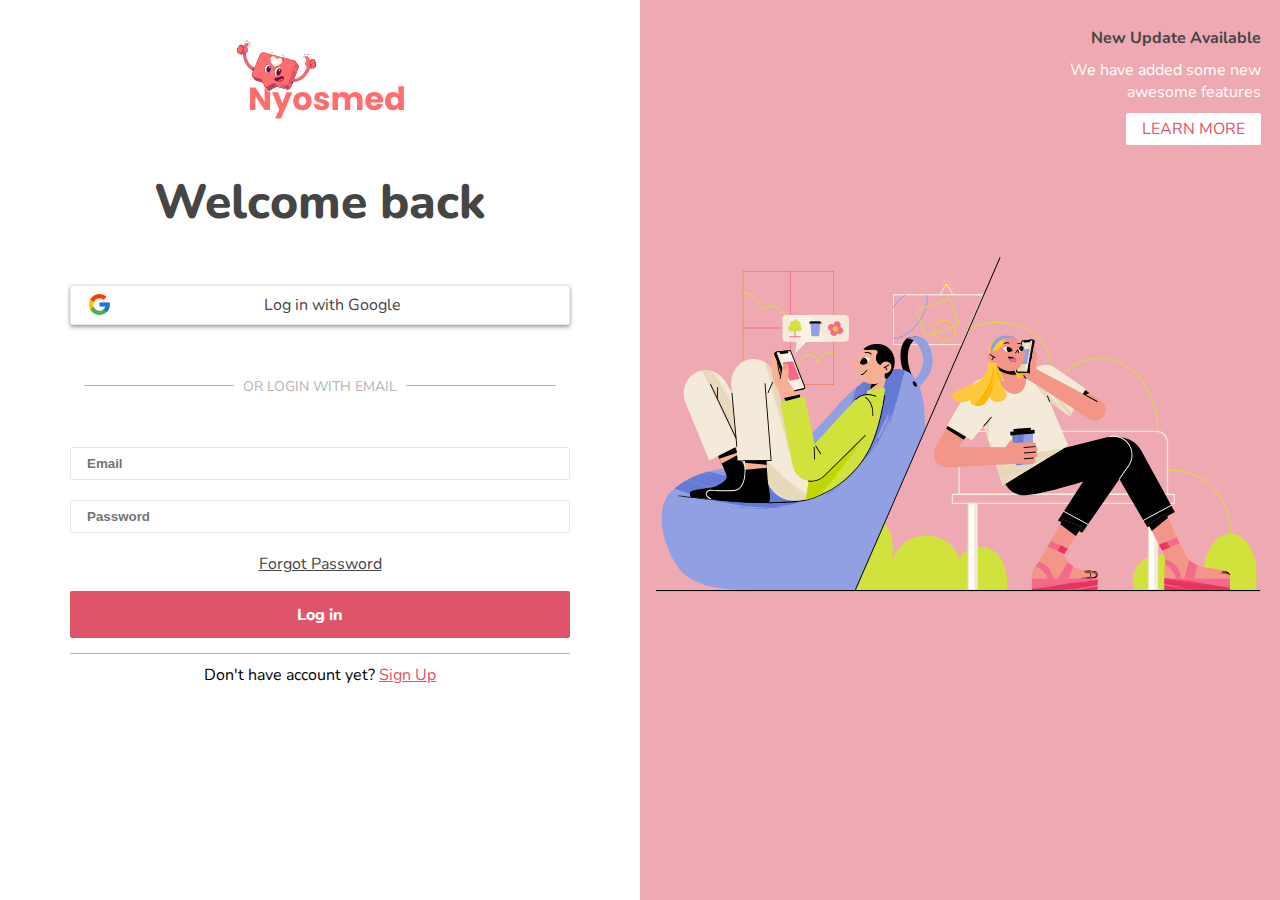
<file: index.html>
<!DOCTYPE html>
<html lang="en">
  <head>
    <!-- website title -->
    <title>Nyosmed</title>

    <!-- metas -->
    <meta charset="UTF-8" />
    <meta name="viewport" content="width=device-width, initial-scale=1.0" />
    <meta
      name="description"
      content="Nyosmed adalah forum percakapan universitas bina insani"
    />

    <!-- link google fonts -->

    <link rel="preconnect" href="https://fonts.googleapis.com" />
    <link rel="preconnect" href="https://fonts.gstatic.com" crossorigin />
    <link
      href="https://fonts.googleapis.com/css2?family=Nunito:wght@400;500;600;700;800&display=swap"
      rel="stylesheet"
    />

    <!-- general css -->
    <link rel="stylesheet" href="./css/global.css" />

    <!-- custom login css -->
    <link rel="stylesheet" href="./css/login.css" />
  </head>
  <body>
    <div class="wrapper">
      <!-- left col login -->
      <div class="left">
        <div class="left-wrapper">
          <img src="./assets/images/logo.svg" alt="logo" class="logo" />
          <h1>Welcome back</h1>

          <a href="#" class="btn-google-login">
            <img src="./assets/images/google-icon.svg" />
            <span>Log in with Google</span>
          </a>

          <div class="login-email-text">
            <span class="line"></span>
            <span class="text">OR LOGIN WITH EMAIL</span>
            <span class="line"></span>
          </div>

          <form action="#" class="form-login">
            <div class="form-input">
              <input type="email" placeholder="Email" />
              <input type="password" placeholder="Password" />
            </div>

            <div class="forgot-password">
              <a href="#" class="forgot-password">Forgot Password</a>
            </div>
            <a href="./pages/homepage.html" class="btn-submit">Log in</a>
          </form>

          <p>
            Don't have account yet? <a href="./pages/signup.html">Sign Up</a>
          </p>
        </div>
      </div>
      <!-- left col login end -->

      <!-- right col login  -->
      <div class="right">
        <div class="update-notice">
          <h4>New Update Available</h4>
          <p>We have added some new <br />awesome features</p>
          <a href="#" class="btn-learn-more">LEARN MORE</a>
        </div>

        <figure class="image-banner">
          <img src="./assets/images/image-banner.svg" alt="image banner" />
        </figure>
      </div>

      <!-- right col login end -->
    </div>
  </body>
</html>
</file>
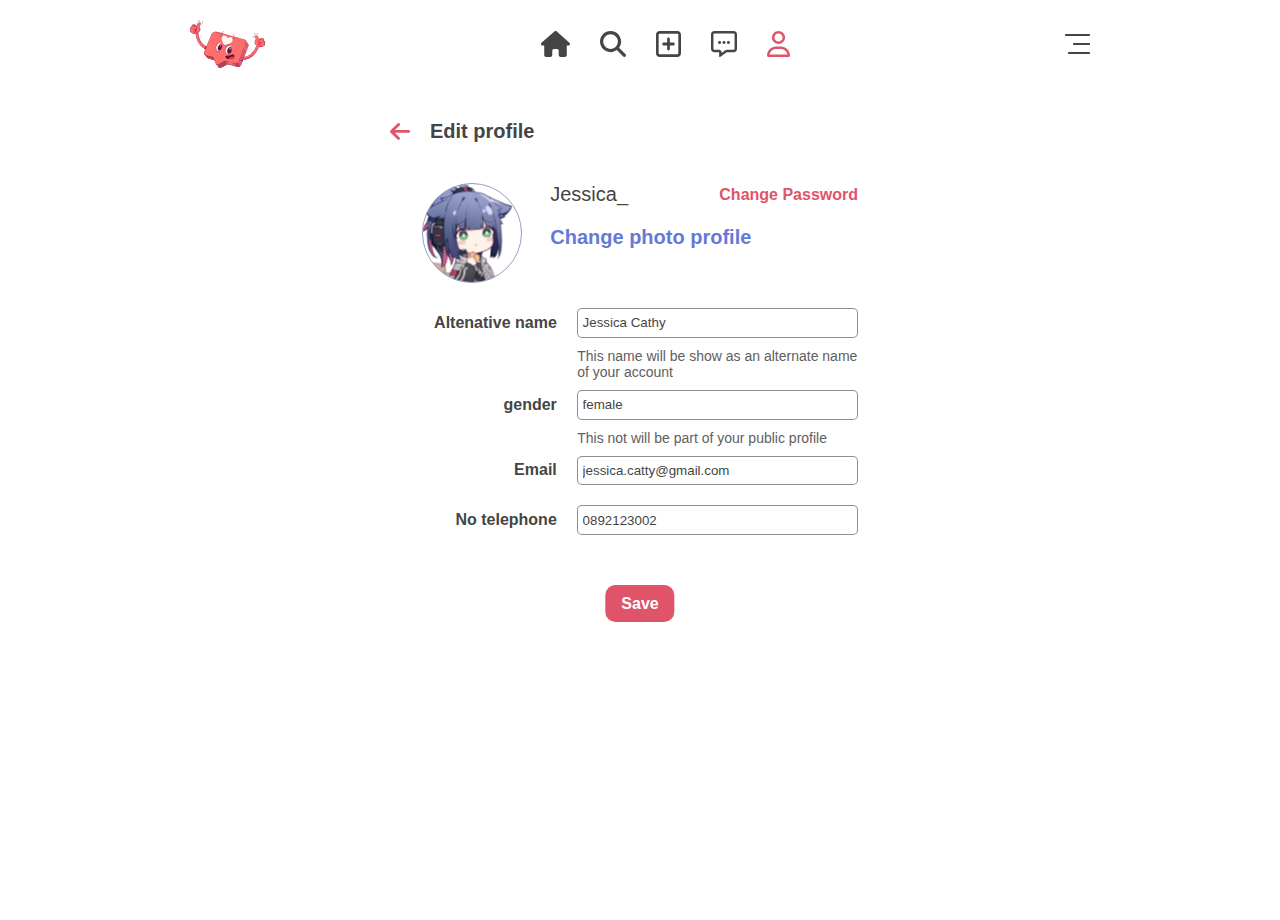
<file: pages/editprofile.html>
<!DOCTYPE html>
<html lang="en">
  <head>
    <title>Edit Profile</title>
    <meta charset="UTF-8" />
    <meta name="viewport" content="width=device-width, initial-scale=1.0" />

    <link rel="stylesheet" href="../css/global.css" />
    <link rel="stylesheet" href="../css/editprofile.css" />
  </head>
  <body>
    <header>
      <div class="container">
        <div class="header-wrapper">
          <a href="homepage.html">
            <img src="../assets/images/secondary-logo.svg" alt="" />
          </a>
          <nav>
            <ul>
              <li>
                <a href="homepage.html">
                  <img src="../assets/images/home-icon.svg" alt="" />
                </a>
              </li>
              <li>
                <a href="search.html">
                  <img src="../assets/images/search-icon.svg" alt="" />
                </a>
              </li>
              <li>
                <a href="#">
                  <img src="../assets/images/post-icon.svg" alt="" />
                </a>
              </li>
              <li>
                <a href="message-list.html">
                  <img src="../assets/images/message-icon.svg" alt="" />
                </a>
              </li>
              <li>
                <a href="userprofile.html">
                  <img src="../assets/images/user-icon-active.svg" alt="" />
                </a>
              </li>
            </ul>
          </nav>
          <div class="menu-bar" id="menu-bar">
            <img src="../assets/images/menu-bar.png" style="cursor: pointer" />
          </div>
        </div>
        <div class="option-menu">
          <a href="notification.html">Notification</a>
          <a href="#">Setting</a>
          <a href="#">About</a>
          <a href="#">Report a problem</a>
          <a href="#">Log out</a>
        </div>
      </div>
    </header>

    <main>
      <div class="container">
        <div class="edit-profile-wrapper">
          <div class="back-to-userprofile">
            <a href="userprofile.html">
              <img src="../assets/images/back-arrow.svg" alt="" />
              <span>Edit profile</span>
            </a>
          </div>
          <div class="edit-profile">
            <div class="edit-header">
              <img src="../assets/images/jessica.svg" alt="" />
              <div class="edit-profile-description">
                <div class="edit-profile-description-top">
                  <h4>Jessica_</h4>
                  <button>Change Password</button>
                </div>
                <button>Change photo profile</button>
              </div>
            </div>

            <form action="#">
              <div class="form-wrapper">
                <label for=""> Altenative name </label>
                <input type="text" value="Jessica Cathy" />
              </div>
              <p class="text-info">
                This name will be show as an alternate name of your account
              </p>

              <div class="form-wrapper">
                <label for="#">gender</label>
                <input type="text" value="female" />
              </div>
              <p class="text-info">
                This not will be part of your public profile
              </p>

              <div class="form-wrapper">
                <label for="">Email</label>
                <input
                  type="email"
                  name=""
                  id=""
                  value="jessica.catty@gmail.com"
                />
              </div>

              <div class="form-wrapper">
                <label for="#">No telephone</label>
                <input type="number" value="0892123002" />
              </div>
              <button type="submit" class="btn-submit">Save</button>
            </form>
          </div>
        </div>
      </div>
    </main>

    <script src="../js/app.js"></script>
  </body>
</html>
</file>
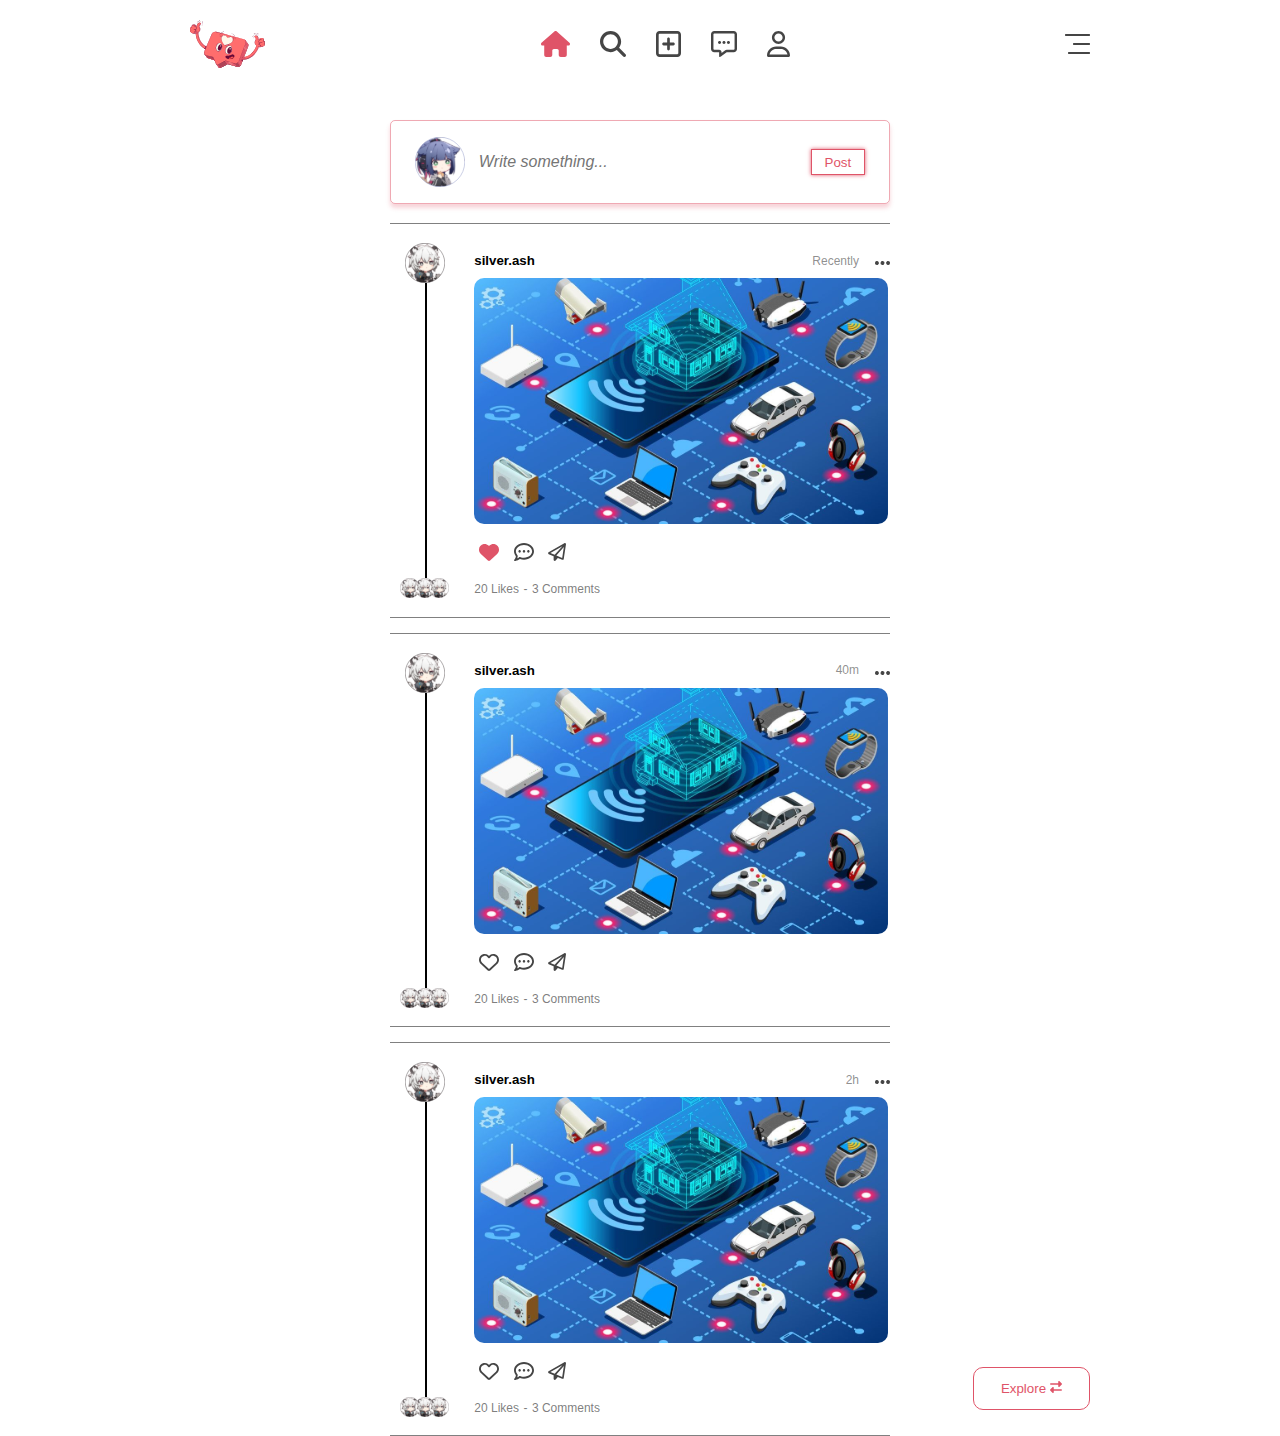
<file: pages/homepage.html>
<!DOCTYPE html>
<html lang="en">
  <head>
    <meta charset="UTF-8" />
    <meta name="viewport" content="width=device-width, initial-scale=1.0" />
    <title>Home</title>

    <link rel="stylesheet" href="../css/global.css" />
    <link rel="stylesheet" href="../css/homepage.css" />
  </head>
  <body>
    <header>
      <div class="container">
        <div class="header-wrapper">
          <a href="homepage.html">
            <img src="../assets/images/secondary-logo.svg" alt="" />
          </a>
          <nav>
            <ul>
              <li>
                <a href="#">
                  <img src="../assets/images/home-icon-active.svg" alt="" />
                </a>
              </li>
              <li>
                <a href="search.html">
                  <img src="../assets/images/search-icon.svg" alt="" />
                </a>
              </li>
              <li>
                <a href="#">
                  <img src="../assets/images/post-icon.svg" alt="" />
                </a>
              </li>
              <li>
                <a href="message-list.html">
                  <img src="../assets/images/message-icon.svg" alt="" />
                </a>
              </li>
              <li>
                <a href="userprofile.html">
                  <img src="../assets/images/user-icon.svg" alt="" />
                </a>
              </li>
            </ul>
          </nav>
          <div class="menu-bar" id="menu-bar">
            <img src="../assets/images/menu-bar.png" style="cursor: pointer" />
          </div>
        </div>
        <div class="option-menu">
          <a href="notification.html">Notification</a>
          <a href="#">Setting</a>
          <a href="#">About</a>
          <a href="#">Report a problem</a>
          <a href="#">Log out</a>
        </div>
      </div>
    </header>

    <main>
      <div class="container">
        <section class="post-wrapper">
          <div class="post-text">
            <img src="../assets/images/jessica.svg" alt="" />
            <form action="#">
              <input type="text" placeholder="Write something..." />
              <button>Post</button>
            </form>
          </div>
          <div class="posted">
            <div class="left">
              <div class="left-img-wrapper">
                <img src="../assets/images/silverash-profile.svg" alt="" />
                <div class="bottom-images">
                  <img src="../assets/images/silverash-profile.svg" alt="" />
                  <img src="../assets/images/silverash-profile.svg" alt="" />
                  <img src="../assets/images/silverash-profile.svg" alt="" />
                </div>
                <div class="line"></div>
              </div>
            </div>
            <div class="right">
              <div class="posted-header">
                <h5 class="username">silver.ash</h5>
                <span class="post-time">Recently</span>
                <button class="more-info">
                  <img src="../assets/images/three-dots.png" alt="" />
                </button>
              </div>
              <div class="posted-image">
                <img src="../assets/images/image-post1.svg" alt="" />
              </div>

              <div class="posted-buttons">
                <button class="likes">
                  <img src="../assets/images/love-icon-active.svg" alt="" />
                </button>
                <button class="comments">
                  <img src="../assets/images/comments-icon.svg" alt="" />
                </button>
                <button class="share">
                  <img src="../assets/images/share-icon.svg" alt="" />
                </button>
              </div>

              <div class="posted-activities">
                <span>20 Likes</span>
                <span>-</span>
                <span>3 Comments</span>
              </div>
            </div>
          </div>
          <div class="posted">
            <div class="left">
              <div class="left-img-wrapper">
                <img src="../assets/images/silverash-profile.svg" alt="" />
                <div class="bottom-images">
                  <img src="../assets/images/silverash-profile.svg" alt="" />
                  <img src="../assets/images/silverash-profile.svg" alt="" />
                  <img src="../assets/images/silverash-profile.svg" alt="" />
                </div>
                <div class="line"></div>
              </div>
            </div>
            <div class="right">
              <div class="posted-header">
                <h5 class="username">silver.ash</h5>
                <span class="post-time">40m</span>
                <button class="more-info">
                  <img src="../assets/images/three-dots.png" alt="" />
                </button>
              </div>
              <div class="posted-image">
                <img src="../assets/images/image-post1.svg" alt="" />
              </div>

              <div class="posted-buttons">
                <button class="likes">
                  <img src="../assets/images/love-icon.svg" alt="" />
                </button>
                <button class="comments">
                  <img src="../assets/images/comments-icon.svg" alt="" />
                </button>
                <button class="share">
                  <img src="../assets/images/share-icon.svg" alt="" />
                </button>
              </div>

              <div class="posted-activities">
                <span>20 Likes</span>
                <span>-</span>
                <span>3 Comments</span>
              </div>
            </div>
          </div>
          <div class="posted">
            <div class="left">
              <div class="left-img-wrapper">
                <img src="../assets/images/silverash-profile.svg" alt="" />
                <div class="bottom-images">
                  <img src="../assets/images/silverash-profile.svg" alt="" />
                  <img src="../assets/images/silverash-profile.svg" alt="" />
                  <img src="../assets/images/silverash-profile.svg" alt="" />
                </div>
                <div class="line"></div>
              </div>
            </div>
            <div class="right">
              <div class="posted-header">
                <h5 class="username">silver.ash</h5>
                <span class="post-time">2h</span>
                <button class="more-info">
                  <img src="../assets/images/three-dots.png" alt="" />
                </button>
              </div>
              <div class="posted-image">
                <img src="../assets/images/image-post1.svg" alt="" />
              </div>

              <div class="posted-buttons">
                <button class="likes">
                  <img src="../assets/images/love-icon.svg" alt="" />
                </button>
                <button class="comments">
                  <img src="../assets/images/comments-icon.svg" alt="" />
                </button>
                <button class="share">
                  <img src="../assets/images/share-icon.svg" alt="" />
                </button>
              </div>

              <div class="posted-activities">
                <span>20 Likes</span>
                <span>-</span>
                <span>3 Comments</span>
              </div>
            </div>
          </div>
        </section>
        <button class="explore">
          <span>Explore</span>
          <img src="../assets/images/explore-arrow.svg" alt="" />
        </button>
      </div>
    </main>

    <script src="../js/app.js"></script>
  </body>
</html>
</file>
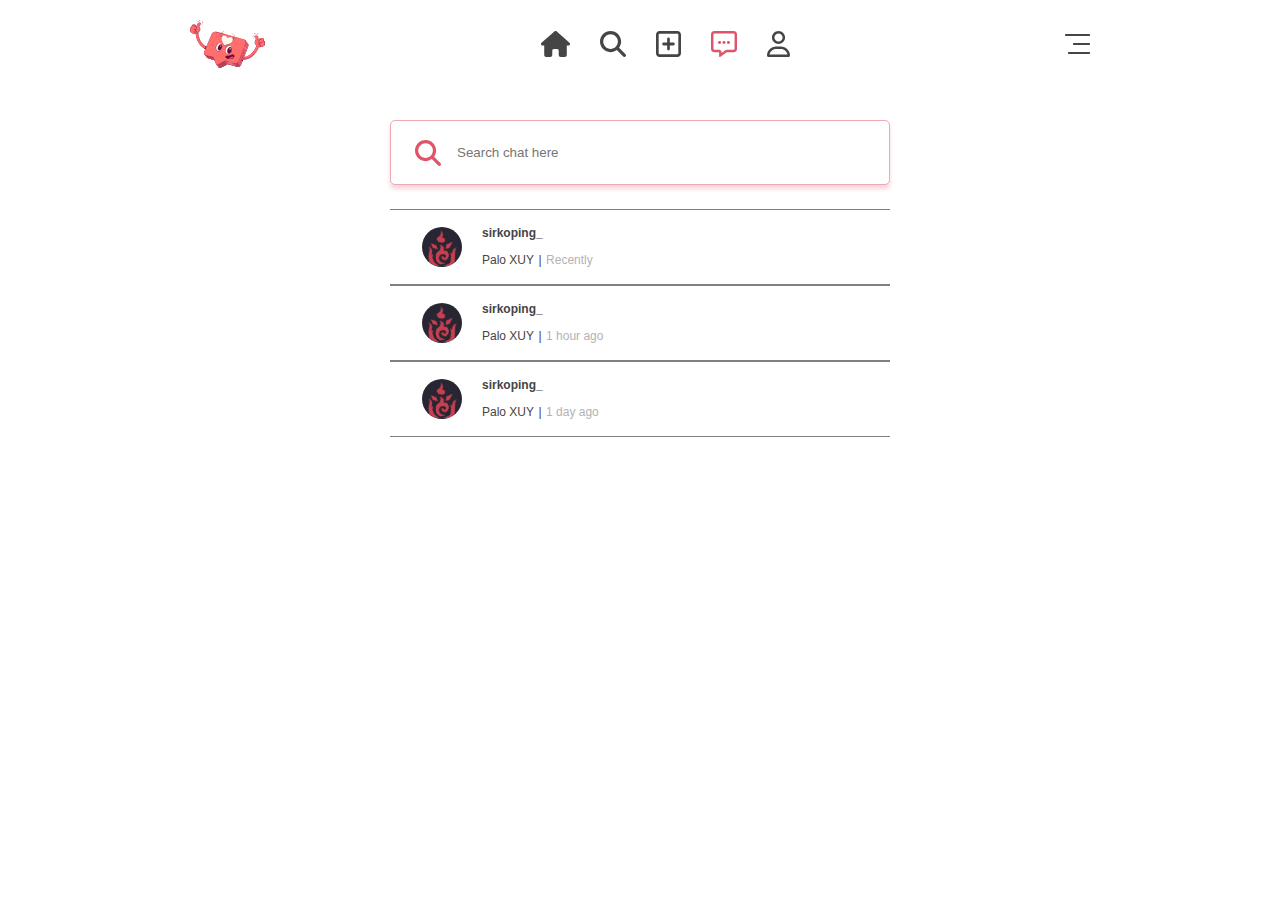
<file: pages/message-list.html>
<!DOCTYPE html>
<html lang="en">
  <head>
    <title>Message</title>
    <meta charset="UTF-8" />
    <meta name="viewport" content="width=device-width, initial-scale=1.0" />

    <link rel="stylesheet" href="../css/global.css" />

    <link rel="stylesheet" href="../css/message-list.css" />
  </head>
  <body>
    <header>
      <div class="container">
        <div class="header-wrapper">
          <a href="homepage.html">
            <img src="../assets/images/secondary-logo.svg" alt="" />
          </a>
          <nav>
            <ul>
              <li>
                <a href="homepage.html">
                  <img src="../assets/images/home-icon.svg" alt="" />
                </a>
              </li>
              <li>
                <a href="search.html">
                  <img src="../assets/images/search-icon.svg" alt="" />
                </a>
              </li>
              <li>
                <a href="#">
                  <img src="../assets/images/post-icon.svg" alt="" />
                </a>
              </li>
              <li>
                <a href="message.html">
                  <img src="../assets/images/message-icon-active.svg" alt="" />
                </a>
              </li>
              <li>
                <a href="userprofile.html">
                  <img src="../assets/images/user-icon.svg" alt="" />
                </a>
              </li>
            </ul>
          </nav>
          <div class="menu-bar" id="menu-bar">
            <img src="../assets/images/menu-bar.png" style="cursor: pointer" />
          </div>
        </div>
        <div class="option-menu">
          <a href="notification.html">Notification</a>
          <a href="#">Setting</a>
          <a href="#">About</a>
          <a href="#">Report a problem</a>
          <a href="#">Log out</a>
        </div>
      </div>
    </header>

    <main>
      <div class="container">
        <div class="search-wrapper">
          <div class="search">
            <img src="../assets/images/search-icon-active.svg" alt="" />
            <form action="#">
              <input type="text" placeholder="Search chat here" />
            </form>
          </div>

          <div class="chat-list">
            <a href="message.html">
              <div class="chat-1 flex-wrap">
                <img src="../assets/images/nakiri.svg" alt="" />
                <div class="chat-description">
                  <h4>sirkoping_</h4>
                  <span>Palo XUY</span>
                  <span>|</span>
                  <span>Recently</span>
                </div>
              </div>
            </a>

            <a href="message.html">
              <div class="chat-2 flex-wrap">
                <img src="../assets/images/nakiri.svg" alt="" />
                <div class="chat-description">
                  <h4>sirkoping_</h4>
                  <span>Palo XUY</span>
                  <span>|</span>
                  <span>1 hour ago</span>
                </div>
              </div>
            </a>

            <a href="message.html">
              <div class="chat-3 flex-wrap">
                <img src="../assets/images/nakiri.svg" alt="" />
                <div class="chat-description">
                  <h4>sirkoping_</h4>
                  <span>Palo XUY</span>
                  <span>|</span>
                  <span>1 day ago</span>
                </div>
              </div>
            </a>
          </div>
        </div>
      </div>
    </main>

    <script src="../js/app.js"></script>
  </body>
</html>
</file>
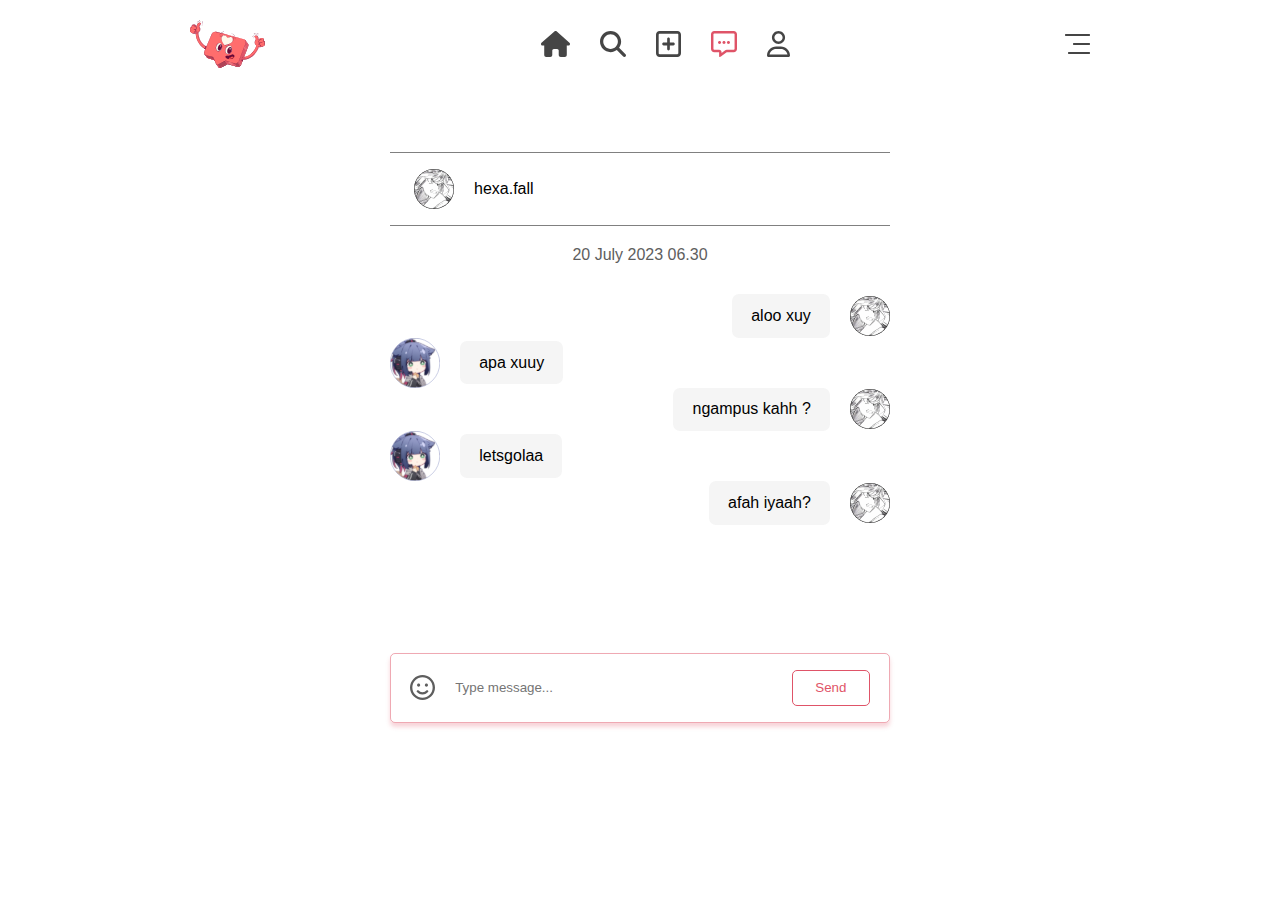
<file: pages/message.html>
<!DOCTYPE html>
<html lang="en">
  <head>
    <meta charset="UTF-8" />
    <meta name="viewport" content="width=device-width, initial-scale=1.0" />
    <title>Message</title>

    <link rel="stylesheet" href="../css/global.css" />
    <link rel="stylesheet" href="../css/message.css" />
  </head>
  <body>
    <header>
      <div class="container">
        <div class="header-wrapper">
          <a href="homepage.html">
            <img src="../assets/images/secondary-logo.svg" alt="" />
          </a>
          <nav>
            <ul>
              <li>
                <a href="homepage.html">
                  <img src="../assets/images/home-icon.svg" alt="" />
                </a>
              </li>
              <li>
                <a href="search.html">
                  <img src="../assets/images/search-icon.svg" alt="" />
                </a>
              </li>
              <li>
                <a href="#">
                  <img src="../assets/images/post-icon.svg" alt="" />
                </a>
              </li>
              <li>
                <a href="message-list.html">
                  <img src="../assets/images/message-icon-active.svg" alt="" />
                </a>
              </li>
              <li>
                <a href="userprofile.html">
                  <img src="../assets/images/user-icon.svg" alt="" />
                </a>
              </li>
            </ul>
          </nav>
          <div class="menu-bar" id="menu-bar">
            <img src="../assets/images/menu-bar.png" style="cursor: pointer" />
          </div>
        </div>
        <div class="option-menu">
          <a href="notification.html">Notification</a>
          <a href="#">Setting</a>
          <a href="#">About</a>
          <a href="#">Report a problem</a>
          <a href="#">Log out</a>
        </div>
      </div>
    </header>

    <main>
      <div class="container">
        <div class="message-wrapper">
          <div class="top-message">
            <img src="../assets/images/hexa.png" alt="" />
            <span>hexa.fall</span>
          </div>
          <p class="message-time">20 July 2023 06.30</p>
          <div class="chat">
            <div class="right">
              <img src="../assets/images/hexa.png" alt="" />
              <p>aloo xuy</p>
            </div>
            <div class="left">
              <img src="../assets/images/jessica.svg" alt="" />
              <p>apa xuuy</p>
            </div>
            <div class="right">
              <img src="../assets/images/hexa.png" alt="" />
              <p>ngampus kahh ?</p>
            </div>
            <div class="left">
              <img src="../assets/images/jessica.svg" alt="" />
              <p>letsgolaa</p>
            </div>
            <div class="right">
              <img src="../assets/images/hexa.png" alt="" />
              <p>afah iyaah?</p>
            </div>
          </div>
        </div>

        <div class="type-message">
          <img src="../assets/images/smiley.svg" alt="" />
          <form action="">
            <input type="text" placeholder="Type message..." />
            <button type="submit">Send</button>
          </form>
        </div>
      </div>
    </main>

    <script src="../js/app.js"></script>
  </body>
</html>
</file>
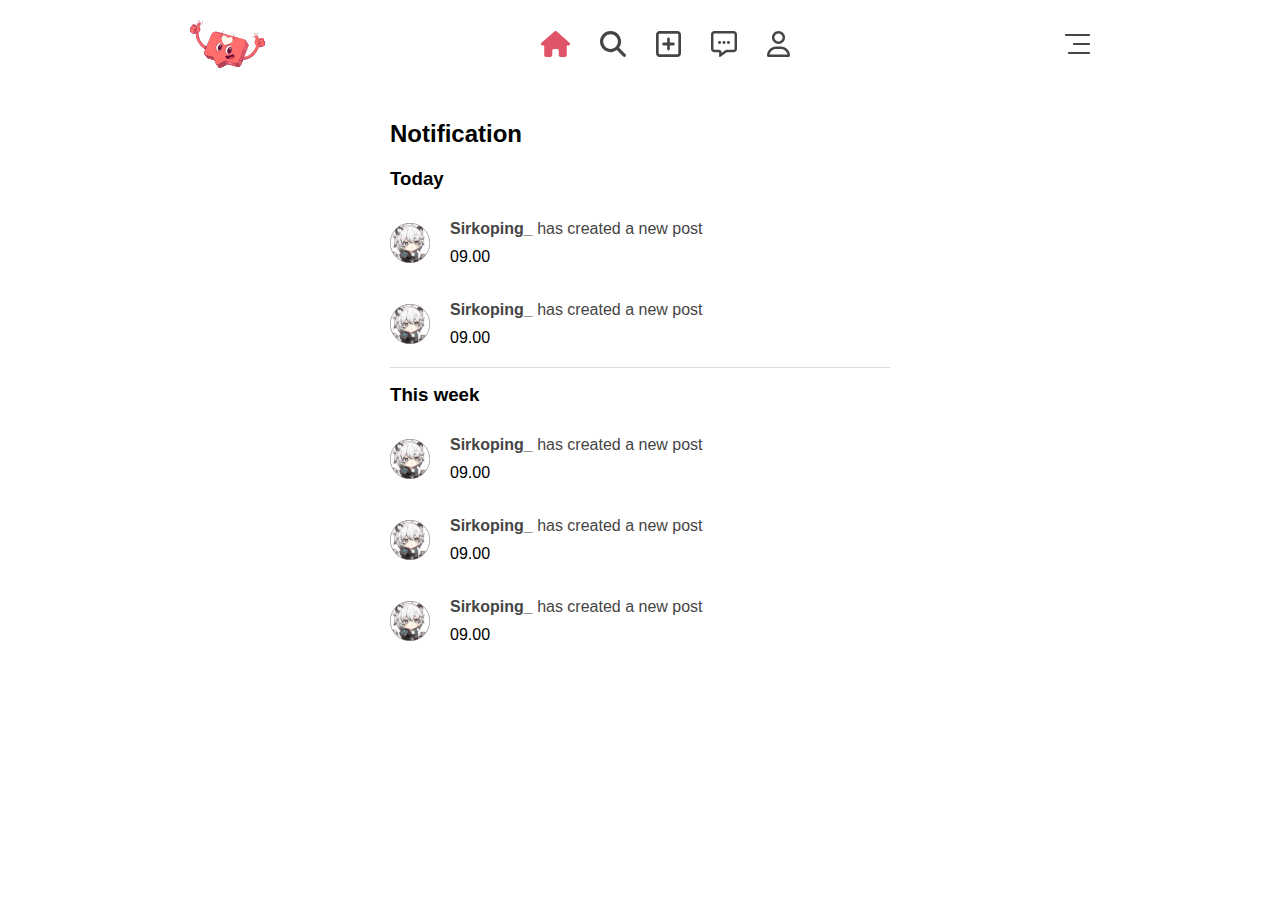
<file: pages/notification.html>
<!DOCTYPE html>
<html lang="en">
  <head>
    <title>Notification</title>
    <meta charset="UTF-8" />
    <meta name="viewport" content="width=device-width, initial-scale=1.0" />

    <link rel="stylesheet" href="../css/global.css" />
    <link rel="stylesheet" href="../css/notification.css" />
  </head>
  <body>
    <header>
      <div class="container">
        <div class="header-wrapper">
          <a href="homepage.html">
            <img src="../assets/images/secondary-logo.svg" alt="" />
          </a>
          <nav>
            <ul>
              <li>
                <a href="homepage.html">
                  <img src="../assets/images/home-icon-active.svg" alt="" />
                </a>
              </li>
              <li>
                <a href="search.html">
                  <img src="../assets/images/search-icon.svg" alt="" />
                </a>
              </li>
              <li>
                <a href="#">
                  <img src="../assets/images/post-icon.svg" alt="" />
                </a>
              </li>
              <li>
                <a href="message-list.html">
                  <img src="../assets/images/message-icon.svg" alt="" />
                </a>
              </li>
              <li>
                <a href="userprofile.html">
                  <img src="../assets/images/user-icon.svg" alt="" />
                </a>
              </li>
            </ul>
          </nav>
          <div class="menu-bar" id="menu-bar">
            <img src="../assets/images/menu-bar.png" style="cursor: pointer" />
          </div>
        </div>
        <div class="option-menu">
          <a href="notification.html">Notification</a>
          <a href="#">Setting</a>
          <a href="#">About</a>
          <a href="#">Report a problem</a>
          <a href="#">Log out</a>
        </div>
      </div>
    </header>

    <main>
      <div class="container">
        <div class="notification-wrapper">
          <h2>Notification</h2>
          <h3>Today</h3>
          <div class="today-notification">
            <div class="notification">
              <img src="../assets/images/silverash-profile.svg" alt="" />
              <div class="notification-info">
                <h4>Sirkoping_ <span>has created a new post</span></h4>
                <p class="notification-time">09.00</p>
              </div>
            </div>
            <div class="notification">
              <img src="../assets/images/silverash-profile.svg" alt="" />
              <div class="notification-info">
                <h4>Sirkoping_ <span>has created a new post</span></h4>
                <p class="notification-time">09.00</p>
              </div>
            </div>
          </div>
          <h3>This week</h3>
          <div class="this-week-notification">
            <div class="notification">
              <img src="../assets/images/silverash-profile.svg" alt="" />
              <div class="notification-info">
                <h4>Sirkoping_ <span>has created a new post</span></h4>
                <p class="notification-time">09.00</p>
              </div>
            </div>
            <div class="notification">
              <img src="../assets/images/silverash-profile.svg" alt="" />
              <div class="notification-info">
                <h4>Sirkoping_ <span>has created a new post</span></h4>
                <p class="notification-time">09.00</p>
              </div>
            </div>
            <div class="notification">
              <img src="../assets/images/silverash-profile.svg" alt="" />
              <div class="notification-info">
                <h4>Sirkoping_ <span>has created a new post</span></h4>
                <p class="notification-time">09.00</p>
              </div>
            </div>
          </div>
        </div>
      </div>
    </main>

    <script src="../js/app.js"></script>
  </body>
</html>
</file>
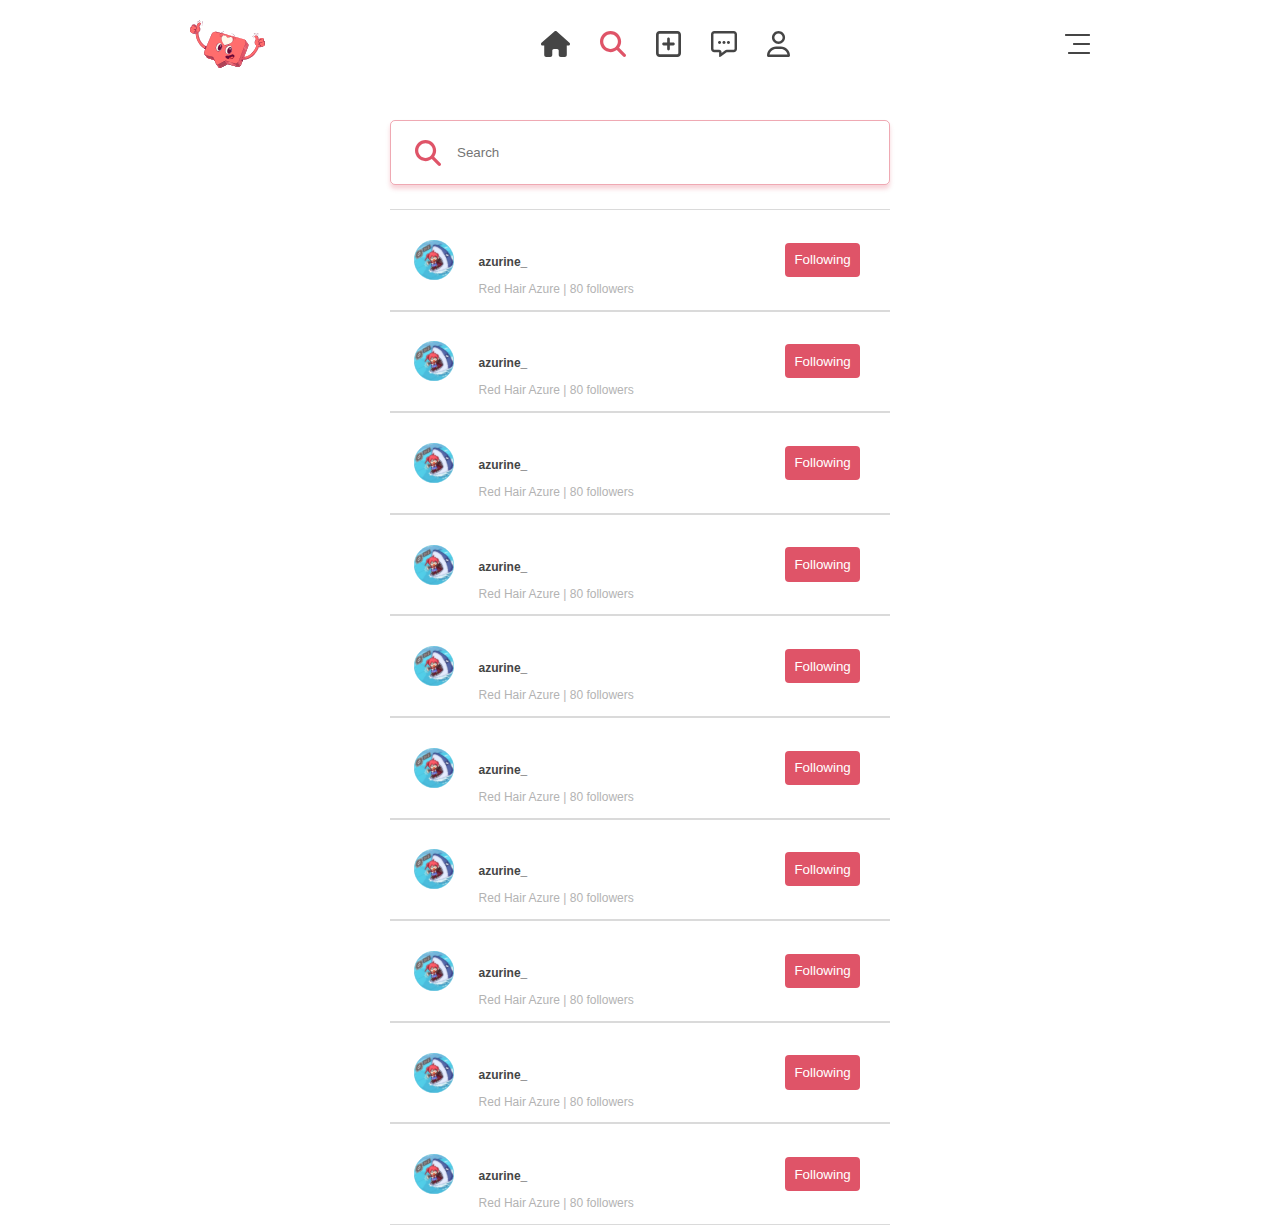
<file: pages/search.html>
<!DOCTYPE html>
<html lang="en">
  <head>
    <title>Search</title>
    <meta charset="UTF-8" />
    <meta name="viewport" content="width=device-width, initial-scale=1.0" />

    <link rel="stylesheet" href="../css/global.css" />

    <link rel="stylesheet" href="../css/search.css" />
  </head>
  <body>
    <header>
      <div class="container">
        <div class="header-wrapper">
          <a href="homepage.html">
            <img src="../assets/images/secondary-logo.svg" alt="" />
          </a>
          <nav>
            <ul>
              <li>
                <a href="homepage.html">
                  <img src="../assets/images/home-icon.svg" alt="" />
                </a>
              </li>
              <li>
                <a href="search.html">
                  <img src="../assets/images/search-icon-active.svg" alt="" />
                </a>
              </li>
              <li>
                <a href="#">
                  <img src="../assets/images/post-icon.svg" alt="" />
                </a>
              </li>
              <li>
                <a href="message-list.html">
                  <img src="../assets/images/message-icon.svg" alt="" />
                </a>
              </li>
              <li>
                <a href="userprofile.html">
                  <img src="../assets/images/user-icon.svg" alt="" />
                </a>
              </li>
            </ul>
          </nav>
          <div class="menu-bar" id="menu-bar">
            <img src="../assets/images/menu-bar.png" style="cursor: pointer" />
          </div>
        </div>
        <div class="option-menu">
          <a href="notification.html">Notification</a>
          <a href="#">Setting</a>
          <a href="#">About</a>
          <a href="#">Report a problem</a>
          <a href="#">Log out</a>
        </div>
      </div>
    </header>

    <main>
      <div class="container">
        <div class="search-wrapper">
          <div class="search">
            <img src="../assets/images/search-icon-active.svg" alt="" />
            <form action="#">
              <input type="text" placeholder="Search" />
            </form>
          </div>
          <div class="search-result">
            <img src="../assets/images/azurine.svg" alt="" />
            <div class="profile-info">
              <h5 class="profile-name">azurine_</h5>
              <span>Red Hair Azure | </span>
              <span>80 followers</span>
            </div>
            <button class="btn-following">Following</button>
          </div>
          <div class="search-result">
            <img src="../assets/images/azurine.svg" alt="" />
            <div class="profile-info">
              <h5 class="profile-name">azurine_</h5>
              <span>Red Hair Azure | </span>
              <span>80 followers</span>
            </div>
            <button class="btn-following">Following</button>
          </div>
          <div class="search-result">
            <img src="../assets/images/azurine.svg" alt="" />
            <div class="profile-info">
              <h5 class="profile-name">azurine_</h5>
              <span>Red Hair Azure | </span>
              <span>80 followers</span>
            </div>
            <button class="btn-following">Following</button>
          </div>
          <div class="search-result">
            <img src="../assets/images/azurine.svg" alt="" />
            <div class="profile-info">
              <h5 class="profile-name">azurine_</h5>
              <span>Red Hair Azure | </span>
              <span>80 followers</span>
            </div>
            <button class="btn-following">Following</button>
          </div>
          <div class="search-result">
            <img src="../assets/images/azurine.svg" alt="" />
            <div class="profile-info">
              <h5 class="profile-name">azurine_</h5>
              <span>Red Hair Azure | </span>
              <span>80 followers</span>
            </div>
            <button class="btn-following">Following</button>
          </div>
          <div class="search-result">
            <img src="../assets/images/azurine.svg" alt="" />
            <div class="profile-info">
              <h5 class="profile-name">azurine_</h5>
              <span>Red Hair Azure | </span>
              <span>80 followers</span>
            </div>
            <button class="btn-following">Following</button>
          </div>
          <div class="search-result">
            <img src="../assets/images/azurine.svg" alt="" />
            <div class="profile-info">
              <h5 class="profile-name">azurine_</h5>
              <span>Red Hair Azure | </span>
              <span>80 followers</span>
            </div>
            <button class="btn-following">Following</button>
          </div>
          <div class="search-result">
            <img src="../assets/images/azurine.svg" alt="" />
            <div class="profile-info">
              <h5 class="profile-name">azurine_</h5>
              <span>Red Hair Azure | </span>
              <span>80 followers</span>
            </div>
            <button class="btn-following">Following</button>
          </div>
          <div class="search-result">
            <img src="../assets/images/azurine.svg" alt="" />
            <div class="profile-info">
              <h5 class="profile-name">azurine_</h5>
              <span>Red Hair Azure | </span>
              <span>80 followers</span>
            </div>
            <button class="btn-following">Following</button>
          </div>
          <div class="search-result">
            <img src="../assets/images/azurine.svg" alt="" />
            <div class="profile-info">
              <h5 class="profile-name">azurine_</h5>
              <span>Red Hair Azure | </span>
              <span>80 followers</span>
            </div>
            <button class="btn-following">Following</button>
          </div>
        </div>
      </div>
    </main>

    <script src="../js/app.js"></script>
  </body>
</html>
</file>
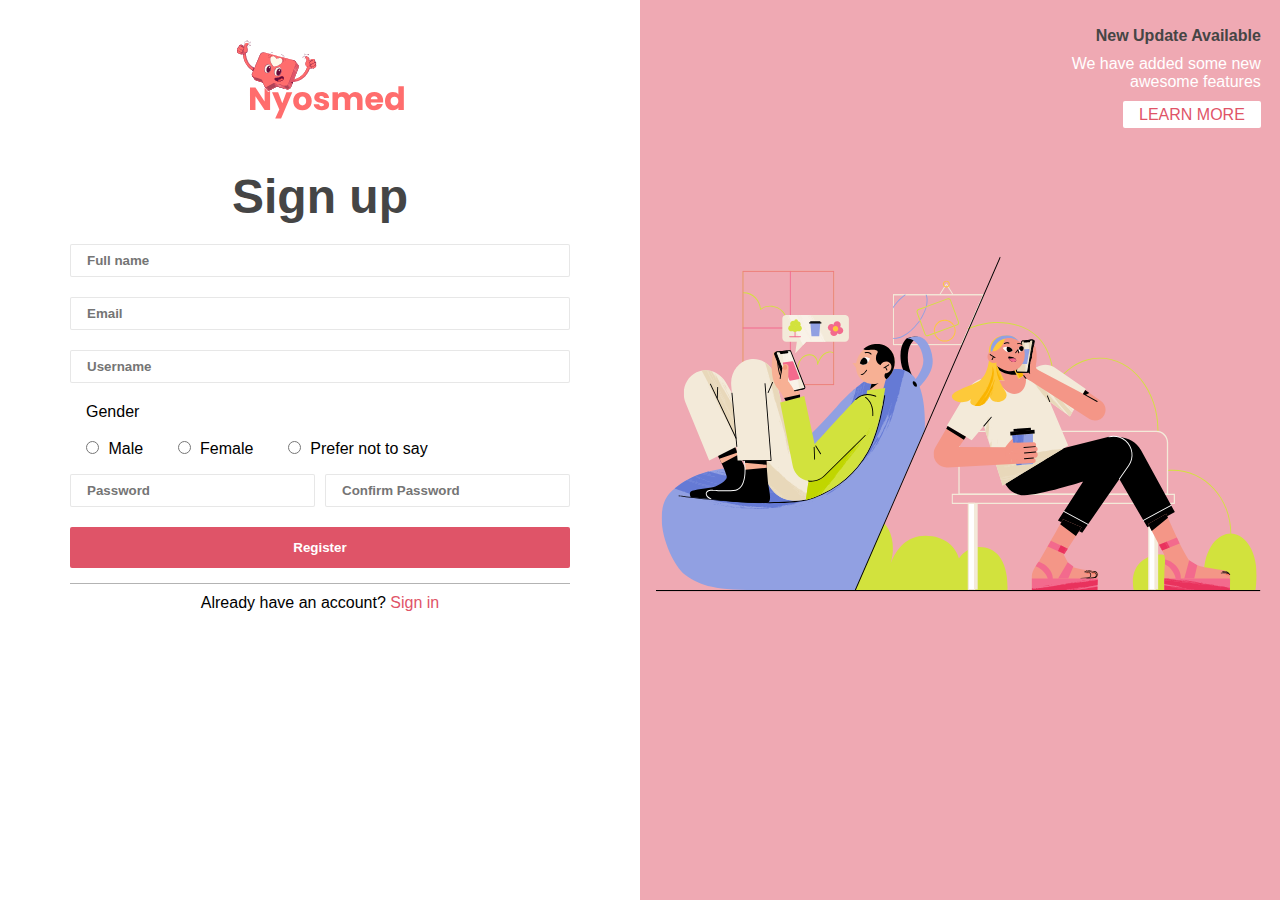
<file: pages/signup.html>
<!DOCTYPE html>
<html lang="en">
  <head>
    <meta charset="UTF-8" />
    <meta name="viewport" content="width=device-width, initial-scale=1.0" />
    <title>Register</title>

    <link rel="stylesheet" href="../css/global.css" />
    <link rel="stylesheet" href="../css/signup.css" />
  </head>
  <body>
    <div class="wrapper">
      <!-- left col register -->
      <div class="left">
        <div class="left-wrapper">
          <img src="../assets/images/logo.svg" alt="logo" class="logo" />
          <h1>Sign up</h1>
          <form action="#" class="form-login">
            <div class="form-input">
              <div class="top-input-wrapper">
                <input type="text" placeholder="Full name" />
                <input type="email" placeholder="Email" />
                <input type="text" placeholder="Username" />
              </div>

              <div class="gender-wrapper">
                <p>Gender</p>
                <input type="radio" name="gender" id="male" />
                <label for="male">Male</label>
                <input type="radio" name="gender" id="female" />
                <label for="female">Female</label>
                <input type="radio" name="gender" id="notprefer" />
                <label for="notprefer">Prefer not to say</label>
              </div>
              <div class="password-wrapper">
                <input type="password" placeholder="Password" />
                <input type="password" placeholder="Confirm Password" />
              </div>
            </div>
            <button type="submit" class="btn-submit">Register</button>
          </form>
          <p>Already have an account? <a href="../index.html">Sign in</a></p>
        </div>
      </div>

      <!-- left col register end -->

      <!-- right col register  -->
      <div class="right">
        <div class="update-notice">
          <h4>New Update Available</h4>
          <p>We have added some new <br />awesome features</p>
          <a href="#" class="btn-learn-more">LEARN MORE</a>
        </div>

        <figure class="image-banner">
          <img src="../assets/images/image-banner.svg" alt="image banner" />
        </figure>
      </div>

      <!-- right col register end -->
    </div>
  </body>
</html>
</file>
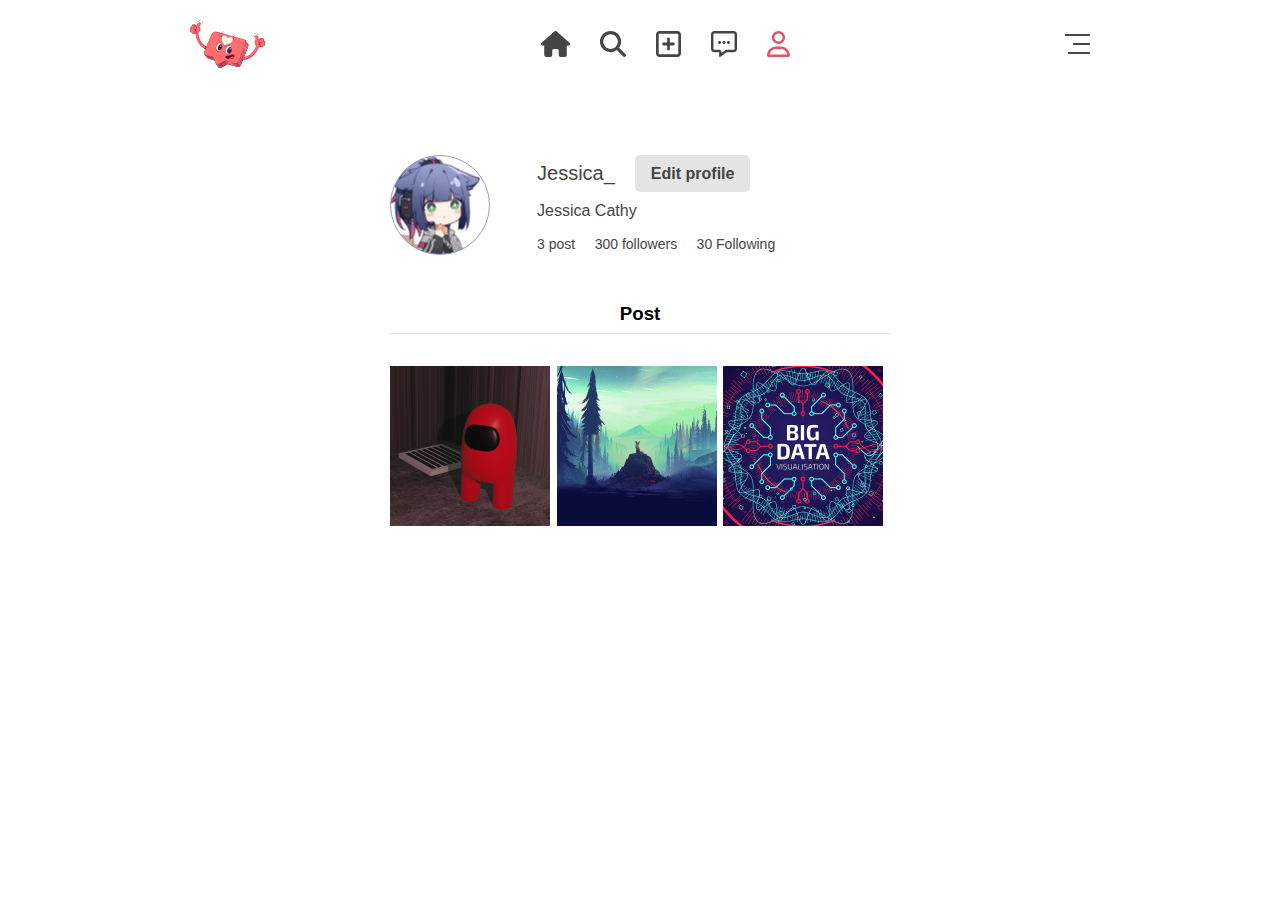
<file: pages/userprofile.html>
<!DOCTYPE html>
<html lang="en">
  <head>
    <title>User profile</title>
    <meta charset="UTF-8" />
    <meta name="viewport" content="width=device-width, initial-scale=1.0" />

    <link rel="stylesheet" href="../css/global.css" />

    <link rel="stylesheet" href="../css/userprofile.css" />
  </head>
  <body>
    <header>
      <div class="container">
        <div class="header-wrapper">
          <a href="homepage.html">
            <img src="../assets/images/secondary-logo.svg" alt="" />
          </a>
          <nav>
            <ul>
              <li>
                <a href="homepage.html">
                  <img src="../assets/images/home-icon.svg" alt="" />
                </a>
              </li>
              <li>
                <a href="search.html">
                  <img src="../assets/images/search-icon.svg" alt="" />
                </a>
              </li>
              <li>
                <a href="#">
                  <img src="../assets/images/post-icon.svg" alt="" />
                </a>
              </li>
              <li>
                <a href="message-list.html">
                  <img src="../assets/images/message-icon.svg" alt="" />
                </a>
              </li>
              <li>
                <a href="userprofile.html">
                  <img src="../assets/images/user-icon-active.svg" alt="" />
                </a>
              </li>
            </ul>
          </nav>
          <div class="menu-bar" id="menu-bar">
            <img src="../assets/images/menu-bar.png" style="cursor: pointer" />
          </div>
        </div>
        <div class="option-menu">
          <a href="notification.html">Notification</a>
          <a href="#">Setting</a>
          <a href="#">About</a>
          <a href="#">Report a problem</a>
          <a href="#">Log out</a>
        </div>
      </div>
    </header>

    <main>
      <div class="container">
        <div class="profile-wrapper">
          <div class="profile-information">
            <img
              src="../assets/images/jessica.svg"
              alt=""
              class="user-profile-image"
            />
            <div class="profile-detail">
              <div class="profile-header">
                <h4 class="username">Jessica_</h4>
                <a href="editprofile.html" class="btn-edit-profile"
                  >Edit profile</a
                >
              </div>
              <p class="full-name">Jessica Cathy</p>
              <div class="description">
                <span>3 post</span>
                <span>300 followers</span>
                <span>30 Following</span>
              </div>
            </div>
          </div>

          <div class="post-divider">
            <h3>Post</h3>
          </div>

          <div class="user-post">
            <div class="post-1">
              <img src="../assets/images/post-1.png" alt="" />
            </div>
            <div class="post-2">
              <img src="../assets/images/post-2.png" alt="" />
            </div>
            <div class="post-3">
              <img src="../assets/images/post-3.png" alt="" />
            </div>
          </div>
        </div>
      </div>
    </main>

    <script src="../js/app.js"></script>
  </body>
</html>
</file>
<file: css/global.css>
:root {
  --color-primary-red: rgba(223, 84, 104, 1);
  --bg-color-red-grayish: rgba(223, 84, 104, 0.5);
}

*,
::before,
::after {
  box-sizing: border-box;
  margin: 0;
  padding: 0;
  text-decoration: none;
  list-style-type: none;
}

body {
  font-family: "Nunito", sans-serif;
}

body,
html {
  height: 100%;
}

img {
  object-fit: cover;
  max-width: 100%;
}

.container {
  max-width: 900px;
  margin: 0 auto;
}

header {
  margin-top: 20px;
}

/* toggle css */

.option-menu {
  border: 1px solid rgba(223, 84, 104, 1);
  width: 200px;
  position: absolute;
  right: 0;
  border-radius: 5px;
  z-index: 100;
  display: none;
  transition: all 0.3s;
}

.option-menu a {
  border-bottom: 1px solid black;
  padding: 0.8rem 0.8rem;
  color: rgba(69, 69, 69, 1);
  font-weight: 700;
  font-size: 16px;
  transition: all 0.3s;
}

.option-menu a:hover {
  color: rgba(223, 84, 104, 1);
  transition: all 0.3s;
}

.active {
  display: flex;
  flex-direction: column;
  transition: all 0.3s;
}
</file>
<file: css/login.css>
.wrapper {
  display: flex;
  justify-content: center;
  align-items: center;
  height: 100vh;
}

/* left style */
.left {
  height: 100%;
  width: 100%;
}

.left-wrapper {
  display: flex;
  flex-direction: column;
  justify-content: center;
  align-items: center;
  padding: 2.5rem 0;
}

.left-wrapper .logo {
  margin-bottom: 3.125rem;
}

.left-wrapper h1 {
  color: rgba(69, 69, 69, 1);
  font-weight: 800;
  font-size: 3rem;
}

.left-wrapper > a {
  border: 1px solid rgba(196, 196, 196, 0.4);
  background-color: transparent;
  display: flex;
  align-items: center;
  width: 500px;
  border-radius: 2px;
  padding: 0.4rem 1rem;
  margin: 3.125rem 0;
  box-shadow: 0 2px 4px rgba(0, 0, 0, 0.4);
}

.left-wrapper > a span {
  font-size: 1rem;
  margin: 0 auto;
  color: rgba(69, 69, 69, 1);
}

.left-wrapper a:last-child {
  color: var(--color-primary-red);
  text-decoration: underline;
}

.login-email-text {
  width: 500px;
  text-align: center;
  margin-bottom: 3.125rem;
}

.login-email-text .text {
  font-size: 0.875rem;
  color: rgba(179, 179, 179, 1);
}

.login-email-text .line {
  width: 150px;
  height: 1px;
  background-color: rgba(179, 179, 179, 1);
  display: inline-block;
  margin: 5px;
}

.form-login {
  width: 500px;
  border-bottom: 1px solid rgba(179, 179, 179, 1);
  padding-bottom: 15px;
  margin-bottom: 10px;
}

.form-input input {
  border-radius: 2px;
  padding: 0.5rem 1rem;
  width: 100%;
  display: block;
  border: 1px solid rgba(196, 196, 196, 0.4);
}

.form-input input[placeholder] {
  font-weight: bold;
  color: rgba(69, 69, 69, 1);
}

.form-input input:last-child {
  margin: 1.25rem 0;
}

.forgot-password {
  text-align: center;
  color: rgba(69, 69, 69, 1) !important;
}

.forgot-password a {
  text-decoration: underline;
  color: rgba(69, 69, 69, 1);
  margin-bottom: 1rem;
  display: inline-block;
}

.btn-submit {
  background-color: var(--color-primary-red);
  border: 0;
  color: #fff !important;
  width: 500px;
  padding: 0.8rem 0;
  border-radius: 2px;
  cursor: pointer;
  font-weight: 800;
  display: inline-block;
  text-align: center;
  text-decoration: none !important;
}

/* left style end */

/* right style */

.right {
  background-color: var(--bg-color-red-grayish);
  height: 100%;
  width: 100%;
  position: relative;
}

.right figure {
  margin-top: 15rem;
}

.update-notice {
  position: absolute;
  top: 3%;
  right: 3%;
  text-align: right;
}

.update-notice h4 {
  color: rgba(69, 69, 69, 1);
  font-weight: 700;
}

.update-notice p {
  color: rgba(255, 255, 255, 1);
  font-weight: 400;
  margin: 10px 0 15px 0;
}

.update-notice a {
  background-color: #fff;
  color: var(--color-primary-red);
  border-radius: 2px;
  padding: 0.3rem 1rem;
}

/* right style end */

/* media */

@media (max-width: 1000px) {
  .wrapper {
    flex-direction: column !important;
  }

  .right {
    display: none;
  }
}

@media (max-width: 550px) {
  .left-wrapper > a,
  .login-email-text,
  .form-login,
  .btn-submit {
    width: 300px;
  }

  .login-email-text .line {
    width: 50px;
  }
}
</file>
<file: css/editprofile.css>
header .container {
  position: relative;
}

header .container .header-wrapper {
  display: flex;
  justify-content: space-between;
  align-items: center;
}

header ul {
  display: flex;
  align-items: center;
  gap: 30px;
}

.edit-profile-wrapper {
  max-width: 500px;
  margin: 3rem auto;
}

.back-to-userprofile a {
  display: flex;
  align-items: center;
  gap: 15px;
}

.back-to-userprofile span {
  color: rgba(69, 69, 69, 1);
  font-size: 20px;
  font-weight: 700;
  margin-left: 5px;
}

.edit-profile {
  margin: 1.5rem 0;
  padding: 1rem 2rem;
  position: relative;
}

.edit-header {
  display: grid;
  grid-template-columns: 0.5fr 1.2fr;
  margin-bottom: 15px;
}

.edit-header img {
  width: 100px;
  height: 100px;
}

.edit-profile-description button {
  color: rgba(101, 122, 213, 1);
  font-size: 20px;
  font-weight: 700;
  border: 0;
  background-color: transparent;
  cursor: pointer;
}

.edit-profile-description-top {
  display: flex;
  align-items: center;
  justify-content: space-between;
  margin-bottom: 20px;
}

.edit-profile-description-top h4 {
  font-size: 20px;
  font-weight: 400;
  color: rgba(69, 69, 69, 1);
}

.edit-profile-description-top button {
  color: rgba(223, 84, 104, 1);
  font-weight: 700;
  border: 0;
  background-color: transparent;
  font-size: 16px;
}

form label {
  color: rgba(69, 69, 69, 1);
  font-weight: 700;
  font-size: 16px;
}

form .form-wrapper {
  display: flex;
  align-items: center;
  justify-content: space-between;
  gap: 20px;
}

form .form-wrapper label {
  flex: 1;
  text-align: end;
}

form .form-wrapper input {
  flex: 2;
  padding: 0.4rem 0.3rem;
  color: rgba(69, 69, 69, 1);
  font-weight: 400;
  border-radius: 5px;
  border: 1px solid rgba(94, 94, 94, 0.7);
  margin: 10px 0;
}

form .text-info {
  color: rgba(94, 94, 94, 1);
  font-size: 14px;
  font-weight: 400;
  margin-left: 9.7rem;
}

form .btn-submit {
  margin-top: 40px;
  cursor: pointer;
  font-size: 16px;
  font-weight: 700;
  color: #fff;
  background-color: rgba(223, 84, 104, 1);
  border: 0;
  border-radius: 10px;
  padding: 0.6rem 1rem;
  position: absolute;
  left: 50%;
  transform: translate(-50%);
}
</file>
<file: css/homepage.css>
header .container {
  position: relative;
}

header .container .header-wrapper {
  display: flex;
  justify-content: space-between;
  align-items: center;
}

header ul {
  display: flex;
  align-items: center;
  gap: 30px;
}

/* header end */

main .container {
  position: relative !important;
}

.post-wrapper {
  max-width: 500px;
  margin: 3rem auto;
}

.post-text {
  border: 1px solid rgba(223, 84, 104, 0.5);
  box-shadow: 0 4px 4px rgba(223, 84, 104, 0.25);
  display: flex;
  align-items: center;
  justify-content: space-between;
  padding: 1rem 1.5rem;
  border-radius: 5px;
  margin-bottom: 1.2rem;
}

.post-text form {
  display: flex;
  align-items: center;
}

.post-text form input {
  font-weight: 400;
  display: inline-block;
  border: 0;
  outline: none;
  width: 300px;
  margin-right: 2rem;
}

.post-text form input[placeholder] {
  color: #000;
  font-weight: 400;
  font-style: italic;
  font-size: 1rem;
}

.post-text button {
  border: 1px solid rgba(223, 84, 104, 1);
  box-shadow: 0 0 4px rgba(223, 84, 104, 1);
  padding: 0.3rem 0.8rem;
  color: rgba(223, 84, 104, 1);
  background-color: transparent;
  cursor: pointer;
}

.posted {
  display: grid;
  grid-template-columns: 0.5fr 3fr;
  gap: 15px;
  border-top: 1px solid gray;
  border-bottom: 1px solid gray;
  padding: 1.2rem 0;
  margin: 15px 0;
}

.posted .left {
  position: relative;
}

.posted .left-img-wrapper {
  height: 100%;
  text-align: center;
  position: relative;
}

.posted .left .bottom-images {
  position: absolute;
  bottom: 0;
  left: 0;
  right: 0;
  text-align: center;
}

.posted .left .bottom-images img {
  width: 20px;
  display: inline-block;
  margin: -5px;
}

.posted .left .line {
  width: 2px;
  position: absolute;
  top: 40px;
  bottom: 19px;
  left: 50%;

  background-color: #000;
}

.posted-header {
  display: flex;
  align-items: center;
  margin: 10px 0;
}

.posted-header .username {
  margin-right: auto;
}

.posted-header .post-time {
  margin-right: 1rem;
  color: rgba(69, 69, 69, 0.6);
  font-weight: 400;
  font-size: 12px;
}

.posted-header button {
  border: 0;
  background-color: transparent;
  cursor: pointer;
}

.posted-buttons button {
  background-color: transparent;
  border: 0;
  margin: 15px 5px;
  cursor: pointer;
}

.posted-activities span {
  color: rgba(69, 69, 69, 0.7);
  font-weight: 400;
  font-size: 12px;
}

button.explore {
  position: absolute;
  right: 0%;
  bottom: 2%;
  cursor: pointer;
  border-radius: 10px;
  background-color: transparent;
  padding: 0.8rem 1.7rem;
  color: rgba(223, 84, 104, 1);
  border: 1px solid rgba(223, 84, 104, 1);
}
</file>
<file: css/message-list.css>
header .container {
  position: relative;
}

header .container .header-wrapper {
  display: flex;
  justify-content: space-between;
  align-items: center;
}

header ul {
  display: flex;
  align-items: center;
  gap: 30px;
}

main .search-wrapper {
  max-width: 500px;
  margin: 3rem auto;
}

main .search {
  border: 1px solid rgba(223, 84, 104, 0.5);
  box-shadow: 0 4px 4px rgba(223, 84, 104, 0.25);
  display: flex;
  align-items: center;
  padding: 1rem 1.5rem;
  border-radius: 5px;
  margin-bottom: 1.5rem;
}

main .search input {
  border: 0;
  outline: 0;
  padding: 0.5rem 0;
  margin-left: 1rem;
  width: 400px;
}

main .chat-list a {
  border-top: 1px solid gray;
  border-bottom: 1px solid gray;
  padding: 1rem 2rem;
  display: block;
}

main .chat-list .flex-wrap {
  display: flex;
  align-items: center;
  gap: 20px;
}

main .chat-list h4 {
  margin-bottom: 10px;
  color: rgba(69, 69, 69, 1);
  font-size: 12px;
  color: 400;
}

main .chat-list span:nth-child(2) {
  color: rgba(69, 69, 69, 1);
  font-size: 12px;
  font-weight: 400;
}

main .chat-list span:nth-child(3) {
  color: rgba(69, 69, 69, 1);
  font-size: 12px;
  font-weight: 400;
}

main .chat-list span:nth-child(4) {
  color: rgba(179, 179, 179, 1);
  font-size: 12px;
  font-weight: 400;
}
</file>
<file: css/message.css>
header .container {
  position: relative;
}

header .container .header-wrapper {
  display: flex;
  justify-content: space-between;
  align-items: center;
}

header ul {
  display: flex;
  align-items: center;
  gap: 30px;
}

main {
  padding: 2rem 0;
}

main .message-wrapper {
  max-width: 500px;
  margin: 3rem auto;
}

main .top-message {
  border-top: 1px solid gray;
  border-bottom: 1px solid gray;
  display: flex;
  align-items: center;
  gap: 20px;
  padding: 1rem 1.5rem;
  margin: 20px 0;
}

main .message-time {
  text-align: center;
  color: rgba(94, 94, 94, 1);
  font-weight: 400;
  font-size: 16px;
}

main .chat {
  margin-top: 30px;
}

main .chat p {
  background-color: rgba(245, 245, 245, 1);
  border-radius: 7px;
  display: inline-block;
  padding: 0.8rem 1.2rem;
}

main .chat .right {
  display: flex;
  align-items: center;
  gap: 20px;
  flex-direction: row-reverse;
}

main .chat .left {
  display: flex;
  align-items: center;
  gap: 20px;
}

main .type-message {
  max-width: 500px;
  margin-inline: auto;
  border: 1px solid rgba(223, 84, 104, 0.5);
  border-radius: 5px;
  display: flex;
  gap: 20px;
  align-items: center;
  padding: 1rem 1.2rem;
  margin-top: 8rem;
  box-shadow: 0px 4px 4px rgba(223, 84, 104, 0.25);
}

main .type-message form {
  display: flex;
  gap: 20px;
  align-items: center;
  width: 100%;
}

main .type-message input {
  border: 0;
  outline: 0;
  display: block;
  width: 90%;
  color: rgba(69, 69, 69, 1);
}

main .type-message button {
  border: 1px solid rgba(223, 84, 104, 1);
  border-radius: 5px;
  padding: 0.6rem 1.4rem;
  background-color: transparent;
  color: rgba(223, 84, 104, 1);
  cursor: pointer;
}
</file>
<file: css/notification.css>
header .container {
  position: relative;
}

header .container .header-wrapper {
  display: flex;
  justify-content: space-between;
  align-items: center;
}

header ul {
  display: flex;
  align-items: center;
  gap: 30px;
}

.notification-wrapper {
  max-width: 500px;
  margin: 3rem auto;
}

.notification-wrapper h2 {
  margin-bottom: 20px;
}

.notification-wrapper h3 {
  margin-bottom: 20px;
}

.today-notification {
  display: flex;
  flex-direction: column;

  margin: 1rem 0;
  gap: 15px;
  border-bottom: 1px solid rgba(209, 209, 209, 0.8);
  padding-bottom: 10px;
}

.this-week-notification {
  display: flex;
  flex-direction: column;
  margin: 1rem 0;
  gap: 15px;
}

.notification {
  display: flex;
  align-items: center;
  gap: 20px;
  margin: 10px 0;
}

.notification .notification-info h4 {
  margin-bottom: 10px;
  color: rgba(69, 69, 69, 1);
  font-weight: 700;
}

.notification .notification-info span {
  font-weight: 400 !important;
}
</file>
<file: css/search.css>
header .container {
  position: relative;
}

header .container .header-wrapper {
  display: flex;
  justify-content: space-between;
  align-items: center;
}

header ul {
  display: flex;
  align-items: center;
  gap: 30px;
}

main .search-wrapper {
  max-width: 500px;
  margin: 3rem auto;
}

main .search {
  border: 1px solid rgba(223, 84, 104, 0.5);
  box-shadow: 0 4px 4px rgba(223, 84, 104, 0.25);
  display: flex;
  align-items: center;
  padding: 1rem 1.5rem;
  border-radius: 5px;
  margin-bottom: 1.5rem;
}

main .search input {
  border: 0;
  outline: 0;
  padding: 0.5rem 0;
  margin-left: 1rem;
  width: 400px;
}

main .search-result {
  padding: 0.8rem 1.5rem;
  display: grid;
  align-items: center;
  justify-items: flex-start;
  grid-template-columns: 0.5fr 2fr 1fr;
  border-top: 1px solid rgba(209, 209, 209, 0.8);
  border-bottom: 1px solid rgba(209, 209, 209, 0.8);
}

main .profile-info {
  margin-top: 2rem;
}

main .profile-info span {
  color: rgba(179, 179, 179, 1);
  font-size: 12px;
}

main .profile-name {
  margin-bottom: 10px;
  color: rgba(69, 69, 69, 1);
  font-size: 12px;
}

main .btn-following {
  background-color: var(--color-primary-red);
  color: #fff;
  border: 0;
  padding: 0.6rem;
  border-radius: 4px;
  display: inline-block;
  margin-left: 3rem !important;
  cursor: pointer;
}
</file>
<file: css/signup.css>
.wrapper {
  display: flex;
  justify-content: center;
  align-items: center;
  height: 100vh;
}

/* left style */
.left {
  height: 100%;
  width: 100%;
}

.left-wrapper {
  display: flex;
  flex-direction: column;
  justify-content: center;
  align-items: center;
  padding: 2.5rem 0;
}

.left-wrapper .logo {
  margin-bottom: 3.125rem;
}

.left-wrapper h1 {
  color: rgba(69, 69, 69, 1);
  font-weight: 800;
  font-size: 3rem;
}

.left-wrapper a:last-child {
  color: var(--color-primary-red);
}

.form-login {
  width: 500px;
  border-bottom: 1px solid rgba(179, 179, 179, 1);
  padding-bottom: 15px;
  margin-bottom: 10px;
}

.form-input input {
  margin: 20px 0;
  border-radius: 2px;
  padding: 0.5rem 1rem;
  border: 1px solid rgba(196, 196, 196, 0.4);
}

.form-input .top-input-wrapper input {
  width: 100%;
  display: block;
}

.form-input input[placeholder] {
  font-weight: bold;
  color: rgba(69, 69, 69, 1);
}

.gender-wrapper {
  padding: 0 1rem;
}

.gender-wrapper label {
  margin-right: 30px;
  padding-left: 5px;
}

.password-wrapper {
  display: flex;
  gap: 10px;
  margin-top: -20px !important;
}

.password-wrapper input {
  flex: 1;
}

.btn-submit {
  background-color: var(--color-primary-red);
  border: 0;
  color: #fff;
  width: 500px;
  padding: 0.8rem 0;
  border-radius: 2px;
  cursor: pointer;
  font-weight: 800;
}

/* left style end */

/* right style */

.right {
  background-color: var(--bg-color-red-grayish);
  height: 100%;
  width: 100%;
  position: relative;
}

.right figure {
  margin-top: 15rem;
}

.update-notice {
  position: absolute;
  top: 3%;
  right: 3%;
  text-align: right;
}

.update-notice h4 {
  color: rgba(69, 69, 69, 1);
  font-weight: 700;
}

.update-notice p {
  color: rgba(255, 255, 255, 1);
  font-weight: 400;
  margin: 10px 0 15px 0;
}

.update-notice a {
  background-color: #fff;
  color: var(--color-primary-red);
  border-radius: 2px;
  padding: 0.3rem 1rem;
}

/* right style end */

/* media */

@media (max-width: 1000px) {
  .wrapper {
    flex-direction: column !important;
  }

  .right {
    display: none;
  }
}

@media (max-width: 550px) {
  .left-wrapper > a,
  .login-email-text,
  .form-login,
  .btn-submit {
    width: 300px;
  }

  .login-email-text .line {
    width: 50px;
  }

  .password-wrapper {
    flex-direction: column;
    margin: 10px 0 !important;
  }

  .password-wrapper input:last-child {
    margin-top: -10px;
  }
}
</file>
<file: css/userprofile.css>
header .container {
  position: relative;
}

header .container .header-wrapper {
  display: flex;
  justify-content: space-between;
  align-items: center;
}

header ul {
  display: flex;
  align-items: center;
  gap: 30px;
}

main .profile-wrapper {
  max-width: 500px;
  margin: 5.2rem auto;
}

main .profile-information {
  display: grid;
  grid-template-columns: 0.5fr 1.2fr;
}

main .profile-information img {
  width: 100px;
  height: 100px;
}

main .profile-detail .full-name {
  margin-bottom: 15px;
  color: rgba(69, 69, 69, 1);
  font-size: 1rem;
  font-weight: 400;
}

main .profile-detail .description span {
  margin-right: 15px;
  font-size: 14px;
  color: rgba(69, 69, 69, 1);

  font-weight: 400;
}

main .profile-header {
  display: flex;
  align-items: center;
  gap: 20px;
  margin-bottom: 10px;
}

main .profile-header .username {
  color: rgba(69, 69, 69, 1);
  font-size: 20px;
  font-weight: 400;
}

main .profile-header a {
  color: rgba(69, 69, 69, 1);
  font-weight: 700;
  background-color: rgba(217, 217, 217, 0.7);
  border-radius: 5px;
  padding: 0.6rem 1rem;
}

main .post-divider {
  border-bottom: 1px solid rgba(209, 209, 209, 0.8);
  padding-bottom: 8px;
  text-align: center;
  margin: 3rem 0 2rem 0;
}

main .user-post {
  display: grid;
  grid-template-columns: repeat(3, 1fr);
  cursor: pointer;
}
</file>
